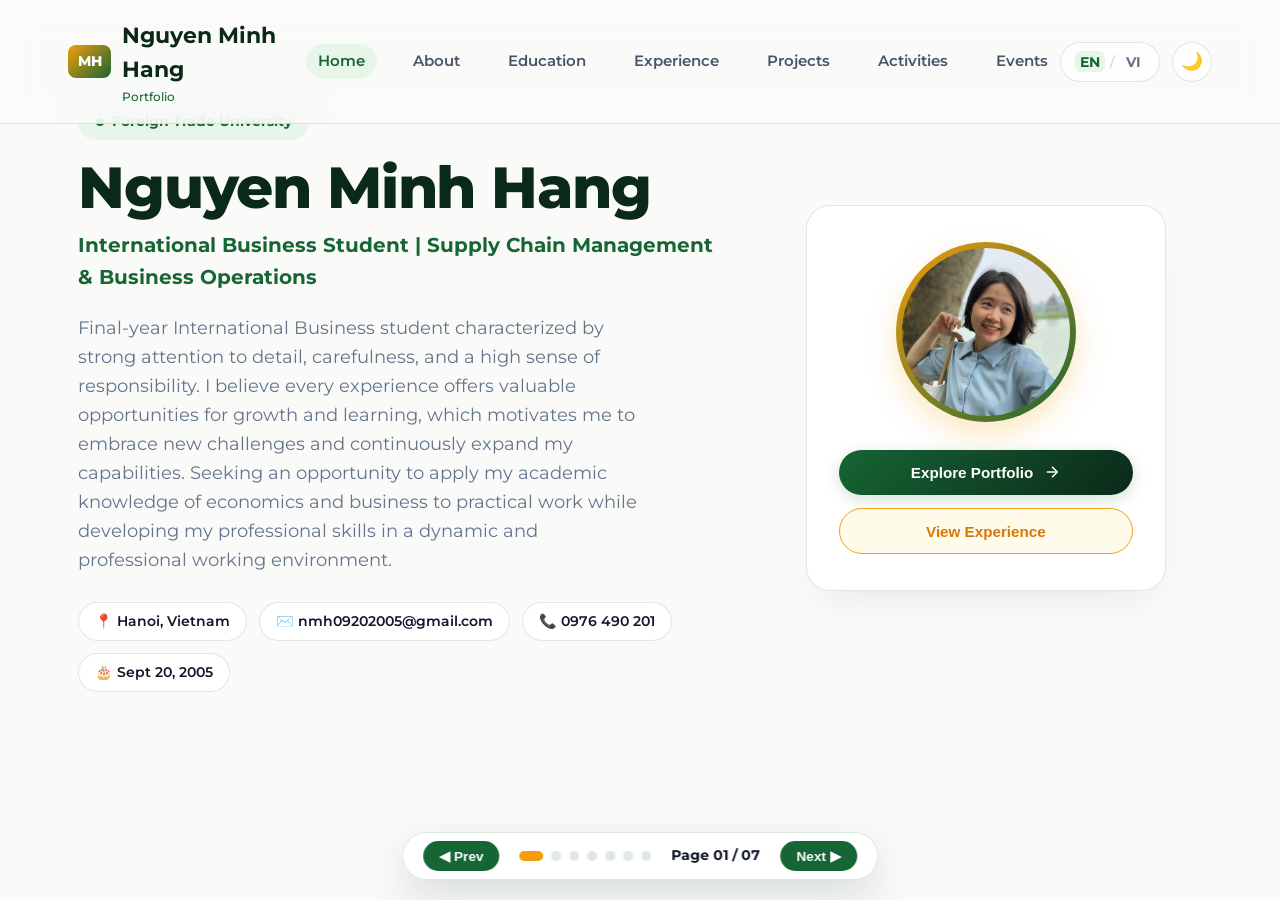
<file: index.html>
<!DOCTYPE html>
<html lang="en" data-theme="light">
<head>
    <meta charset="UTF-8">
    <meta name="viewport" content="width=device-width, initial-scale=1.0">
    <title>Nguyen Minh Hang | Professional Portfolio - International Business & Supply Chain Management</title>
    <meta name="description" content="Professional Portfolio of Nguyen Minh Hang - Final-year International Business student at Foreign Trade University with interest in Supply Chain Management and Business Operations.">
    <!-- Google Fonts -->
    <link rel="preconnect" href="https://fonts.googleapis.com">
    <link rel="preconnect" href="https://fonts.gstatic.com" crossorigin>
    <link href="https://fonts.googleapis.com/css2?family=Montserrat:ital,wght@0,300;0,400;0,500;0,600;0,700;0,800;1,400&display=swap" rel="stylesheet">
    <!-- Main CSS -->
    <link rel="stylesheet" href="style.css">
</head>
<body>

    <!-- Background Grid & Glow Overlay -->
    <div class="bg-glow-overlay"></div>

    <!-- Header Navigation -->
    <header class="navbar" id="navbar">
        <div class="nav-container">
            <a href="#" class="nav-logo" onclick="goToSlide(0); return false;">
                <span class="logo-badge">MH</span>
                <span class="logo-text" data-i18n="nav_logo">Nguyen Minh Hang <small>Portfolio</small></span>
            </a>
            <nav class="nav-links" id="nav-links">
                <a href="#" class="nav-link active" onclick="goToSlide(0); return false;" data-i18n="nav_home">Home</a>
                <a href="#" class="nav-link" onclick="goToSlide(1); return false;" data-i18n="nav_about">About</a>
                <a href="#" class="nav-link" onclick="goToSlide(2); return false;" data-i18n="nav_edu">Education</a>
                <a href="#" class="nav-link" onclick="goToSlide(3); return false;" data-i18n="nav_exp">Experience</a>
                <a href="#" class="nav-link" onclick="goToSlide(4); return false;" data-i18n="nav_proj">Projects</a>
                <a href="#" class="nav-link" onclick="goToSlide(5); return false;" data-i18n="nav_act">Activities</a>
                <a href="#" class="nav-link" onclick="goToSlide(6); return false;" data-i18n="nav_events">Events</a>
            </nav>
            <div class="nav-actions">
                <button id="lang-toggle" class="lang-toggle-btn" aria-label="Toggle Language" title="Switch Language (EN / VI)">
                    <span class="lang-opt active" data-lang="en">EN</span>
                    <span class="lang-sep">/</span>
                    <span class="lang-opt" data-lang="vi">VI</span>
                </button>
                <button id="theme-toggle" class="icon-btn" aria-label="Toggle Theme">
                    <span class="sun-icon">☀️</span>
                    <span class="moon-icon">🌙</span>
                </button>
            </div>
        </div>
    </header>

    <!-- MAIN FULLPAGE SLIDER WRAPPER -->
    <main class="slider-viewport" id="slider-viewport">
        <div class="slides-wrapper" id="slides-wrapper">

            <!-- SLIDE 1: HERO / EXECUTIVE OVERVIEW -->
            <section class="slide-page active" data-index="0">
                <div class="container slide-container">
                    <div class="hero-grid">
                        <div class="hero-text-content">
                            <div class="badge hero-badge">
                                <span class="badge-dot"></span> <span data-i18n="hero_badge">Foreign Trade University</span>
                            </div>
                            
                            <h1 class="hero-title" data-i18n="hero_title">
                                Nguyen Minh Hang
                            </h1>
                            
                            <p class="hero-role-subtitle" data-i18n="hero_subtitle">
                                International Business Student | Supply Chain Management & Business Operations
                            </p>

                            <p class="hero-desc" data-i18n="hero_desc">
                                Final-year International Business student characterized by strong attention to detail, carefulness, and a high sense of responsibility. I believe every experience offers valuable opportunities for growth and learning, which motivates me to embrace new challenges and continuously expand my capabilities. Seeking an opportunity to apply my academic knowledge of economics and business to practical work while developing my professional skills in a dynamic and professional working environment.
                            </p>

                            <!-- Quick Contact Pills -->
                            <div class="quick-contact-pills">
                                <span class="contact-pill" data-i18n="pill_location">📍 Hanoi, Vietnam</span>
                                <a href="mailto:nmh09202005@gmail.com" class="contact-pill pill-link">✉️ nmh09202005@gmail.com</a>
                                <a href="tel:0976490201" class="contact-pill pill-link">📞 0976 490 201</a>
                                <span class="contact-pill" data-i18n="pill_dob">🎂 Sept 20, 2005</span>
                            </div>
                        </div>

                        <!-- Profile Avatar Card with 2 CTA Buttons below Avatar -->
                        <div class="hero-avatar-wrapper">
                            <div class="glass-card profile-card">
                                <div class="avatar-ring">
                                    <img id="user-avatar-img" src="./Avatar.jpg" alt="Nguyen Minh Hang Avatar" class="avatar-img">
                                </div>
                                <div class="avatar-cta-group">
                                    <button class="btn btn-primary" onclick="nextSlide()">
                                        <span data-i18n="btn_explore">Explore Portfolio</span>
                                        <svg viewBox="0 0 24 24" fill="none" stroke="currentColor" stroke-width="2"><line x1="5" y1="12" x2="19" y2="12"></line><polyline points="12 5 19 12 12 19"></polyline></svg>
                                    </button>
                                    <button class="btn btn-secondary" onclick="goToSlide(3)">
                                        <span data-i18n="btn_view_exp">View Experience</span>
                                    </button>
                                </div>
                            </div>
                        </div>
                    </div>
                </div>
            </section>

            <!-- SLIDE 2: ABOUT ME & CORE COMPETENCIES -->
            <section class="slide-page" data-index="1">
                <div class="container slide-container">
                    <div class="section-header center">
                        <span class="section-kicker" data-i18n="s2_kicker">PROFILE OVERVIEW</span>
                        <h2 class="section-heading" data-i18n="s2_heading">About Me & Core Competencies</h2>
                        <p class="section-subtitle" data-i18n="s2_subtitle">Driven by strategic thinking, data-backed insights, and operational execution</p>
                    </div>

                    <div class="about-grid">
                        <div class="glass-card about-statement-card">
                            <h3 class="card-heading-md" data-i18n="s2_card_title">Professional Summary</h3>
                            <p class="statement-body" data-i18n="s2_p1">
                                Final-year International Business student at Foreign Trade University with academic knowledge of international business operations, supply chain management, and international trade. 
                            </p>
                            <p class="statement-body" data-i18n="s2_p2">
                                Experienced in community development, relationship building, and cross-cultural communication, with a track record of managing community channels and coordinating activities. Brings a strong interest in Supply Chain Management, Business Operations, business strategy, data-driven problem-solving, and technology-driven business growth, alongside an adaptable mindset and a proactive approach to learning in dynamic, multicultural environments.
                            </p>
                        </div>

                        <div class="skills-competency-grid">
                            <div class="glass-card skill-card">
                                <div class="skill-icon">🎯</div>
                                <h4 data-i18n="s2_sk1_title">Product & Operations</h4>
                                <p data-i18n="s2_sk1_desc">Market positioning, pricing strategy, consumer differentiation & workflow optimization.</p>
                            </div>

                            <div class="glass-card skill-card">
                                <div class="skill-icon">📊</div>
                                <h4 data-i18n="s2_sk2_title">Data & Analytics</h4>
                                <p data-i18n="s2_sk2_desc">Excel (data cleaning, PivotTables, lookup functions, data analysis) & Power BI visualization.</p>
                            </div>

                            <div class="glass-card skill-card">
                                <div class="skill-icon">👥</div>
                                <h4 data-i18n="s2_sk3_title">Leadership & Team Coordination</h4>
                                <p data-i18n="s2_sk3_desc">Task delegation, volunteer onboarding curriculum design, team leadership & class execution.</p>
                            </div>

                            <div class="glass-card skill-card">
                                <div class="skill-icon">🌐</div>
                                <h4 data-i18n="s2_sk4_title">Cross-Cultural Communication</h4>
                                <p data-i18n="s2_sk4_desc">Multicultural relationship building, event facilitation, presentation & community engagement.</p>
                            </div>
                        </div>
                    </div>
                </div>
            </section>

            <!-- SLIDE 3: EDUCATION & RELEVANT COURSEWORK -->
            <section class="slide-page" data-index="2">
                <div class="container slide-container">
                    <div class="section-header center">
                        <span class="section-kicker" data-i18n="s3_kicker">ACADEMIC BACKGROUND</span>
                        <h2 class="section-heading" data-i18n="s3_heading">Education & Relevant Coursework</h2>
                    </div>

                    <div class="education-featured-box">
                        <div class="glass-card edu-main-card">
                            <div class="edu-card-header">
                                <!-- LOCAL FTU LOGO FROM FOLDER -->
                                <div class="edu-logo-badge ftu-logo-container" title="Foreign Trade University">
                                    <img src="./logo ftu.jpg" alt="Foreign Trade University Logo" class="ftu-logo-img">
                                </div>
                                <div>
                                    <span class="edu-period" data-i18n="s3_period">Sep 2023 - Apr 2027 (Expected)</span>
                                    <h3 class="edu-university" data-i18n="s3_uni">Foreign Trade University</h3>
                                    <p class="edu-degree-title" data-i18n="s3_degree">Bachelor of International Business</p>
                                </div>
                                <div class="gpa-pill-lg">
                                    <span data-i18n="s3_gpa">GPA: <strong>3.38 / 4.0</strong></span>
                                </div>
                            </div>

                            <div class="coursework-divider"></div>

                            <h4 class="coursework-heading" data-i18n="s3_cw_heading">Relevant Coursework</h4>
                            <div class="coursework-tags-grid">
                                <div class="course-chip">
                                    <span class="chip-icon">🏢</span>
                                    <div>
                                        <strong data-i18n="s3_c1_title">International Business Operations</strong>
                                        <small data-i18n="s3_c1_desc">Global business operations & strategy execution</small>
                                    </div>
                                </div>
                                <div class="course-chip">
                                    <span class="chip-icon">🚚</span>
                                    <div>
                                        <strong data-i18n="s3_c2_title">Supply Chain Management</strong>
                                        <small data-i18n="s3_c2_desc">Logistics, procurement & supply chain optimization</small>
                                    </div>
                                </div>
                                <div class="course-chip">
                                    <span class="chip-icon">🤝</span>
                                    <div>
                                        <strong data-i18n="s3_c3_title">International Trade Transactions</strong>
                                        <small data-i18n="s3_c3_desc">Trade contracts, export-import operations & documentation</small>
                                    </div>
                                </div>
                                <div class="course-chip">
                                    <span class="chip-icon">📜</span>
                                    <div>
                                        <strong data-i18n="s3_c4_title">International Trade Policy</strong>
                                        <small data-i18n="s3_c4_desc">Trade agreements, tariff structures & regulatory policies</small>
                                    </div>
                                </div>
                            </div>
                        </div>
                    </div>
                </div>
            </section>

            <!-- SLIDE 4: PROFESSIONAL EXPERIENCE -->
            <section class="slide-page" data-index="3">
                <div class="container slide-container">
                    <div class="section-header center">
                        <span class="section-kicker" data-i18n="s4_kicker">CAREER HISTORY</span>
                        <h2 class="section-heading" data-i18n="s4_heading">Professional Experience</h2>
                    </div>

                    <div class="experience-full-wrapper">
                        <div class="glass-card exp-card-featured">
                            <div class="exp-card-header">
                                <div>
                                    <span class="exp-company" data-i18n="s4_company">HELINK INTERNATIONAL COOPERATE CO., LTD</span>
                                    <h3 class="exp-role" data-i18n="s4_role">Community Development Specialist</h3>
                                </div>
                                <span class="exp-date-badge" data-i18n="s4_date">Nov 2025 - Present</span>
                            </div>

                            <div class="exp-impact-metrics">
                                <div class="metric-box">
                                    <span class="metric-number">150+</span>
                                    <span class="metric-label" data-i18n="s4_m1">International Members Connected</span>
                                </div>
                                <div class="metric-box">
                                    <span class="metric-number">800+</span>
                                    <span class="metric-label" data-i18n="s4_m2">Meetup Community Reach</span>
                                </div>
                                <div class="metric-box">
                                    <span class="metric-number">3+</span>
                                    <span class="metric-label" data-i18n="s4_m3">Weekly Activities Coordinated</span>
                                </div>
                                <div class="metric-box">
                                    <span class="metric-number">30 - 40</span>
                                    <span class="metric-label" data-i18n="s4_m4">Active Participants / Event</span>
                                </div>
                            </div>

                            <ul class="exp-bullet-list">
                                <li data-i18n="s4_b1">Connected with <strong>150+ international community members</strong> through Meetup and other community channels to expand HNE’s network and support participation in language and cultural exchange activities.</li>
                                <li data-i18n="s4_b2">Managed an <strong>800+ member international community</strong> on Meetup and coordinated <strong>3+ activities/week</strong>, maintaining 30 - 40 active participants per activity to drive continuous engagement.</li>
                            </ul>
                        </div>
                    </div>
                </div>
            </section>

            <!-- SLIDE 5: LEADERSHIP & STRATEGIC PROJECTS -->
            <section class="slide-page" data-index="4">
                <div class="container slide-container">
                    <div class="section-header center">
                        <span class="section-kicker" data-i18n="s5_kicker">INITIATIVES & STRATEGY</span>
                        <h2 class="section-heading" data-i18n="s5_heading">Leadership & Projects</h2>
                    </div>

                    <div class="projects-two-column">
                        <!-- Project 1 -->
                        <div class="glass-card proj-card">
                            <div class="proj-badge" data-i18n="s5_p1_badge">Leadership & Training</div>
                            <h3 class="proj-title" data-i18n="s5_p1_title">HANOI EXPLORING</h3>
                            <p class="proj-subtitle" data-i18n="s5_p1_sub">Head of Academic Team (Apr 2026 - Present)</p>
                            <ul class="proj-list">
                                <li data-i18n="s5_p1_b1">Led a team of <strong>7–10 members</strong>, assigning responsibilities and providing guidance to ensure effective execution of community classes.</li>
                                <li data-i18n="s5_p1_b2">Designed and delivered a <strong>one-month onboarding and training program</strong> for new volunteers, enabling them to independently deliver Vietnamese lessons with solid teaching and classroom management skills and develop lesson plans tailored to learners' needs.</li>
                            </ul>
                        </div>

                        <!-- Project 2 -->
                        <div class="glass-card proj-card">
                            <div class="proj-badge badge-alt" data-i18n="s5_p2_badge">Product Strategy & Research</div>
                            <h3 class="proj-title" data-i18n="s5_p2_title">PROJECT SOFTIE LAUNDRY DETERGENT</h3>
                            <p class="proj-subtitle" data-i18n="s5_p2_sub">Aug 2025 - Nov 2025</p>
                            <ul class="proj-list">
                                <li data-i18n="s5_p2_b1">Conducted competitor and pricing analysis across relevant laundry detergent products to assess market positioning and consumer-oriented product differentiation.</li>
                                <li data-i18n="s5_p2_b2">Compared product features, pricing, and competitor positioning to identify potential market opportunities.</li>
                            </ul>
                        </div>
                    </div>
                </div>
            </section>

            <!-- SLIDE 6: COMMUNITY IMPACT & EXTRA-CURRICULAR -->
            <section class="slide-page" data-index="5">
                <div class="container slide-container">
                    <div class="section-header center">
                        <span class="section-kicker" data-i18n="s6_kicker">SOCIAL RESPONSIBILITY</span>
                        <h2 class="section-title-lg" data-i18n="s6_heading">Extra-Curricular & Community Impact</h2>
                    </div>

                    <div class="activities-flex-grid">
                        <div class="glass-card act-glass-box">
                            <div class="act-icon-header">❤️</div>
                            <span class="act-year">2023 – 2025</span>
                            <h3 class="act-org-name" data-i18n="s6_a1_name">Community Volunteer Campaign</h3>
                            <p class="act-org-role" data-i18n="s6_a1_role">Volunteer & Logistics Coordinator</p>
                            <p class="act-org-desc" data-i18n="s6_a1_desc">
                                Supported fundraising activities and managed end-to-end logistics operations for charitable relief programs in remote, underprivileged mountain regions.
                            </p>
                        </div>

                        <div class="glass-card act-glass-box">
                            <div class="act-icon-header">📚</div>
                            <span class="act-year">2022 – 2023</span>
                            <h3 class="act-org-name" data-i18n="s6_a2_name">Book & Action Club</h3>
                            <p class="act-org-role" data-i18n="s6_a2_role">Head of Content & Logistics (Viet Yen No.1 High School)</p>
                            <ul class="act-org-bullets">
                                <li data-i18n="s6_a2_b1">Created, curated, and approved official media and communication content on the club's official Fanpage.</li>
                                <li data-i18n="s6_a2_b2">Planned, assigned tasks, and supervised member execution for large-scale book reading cultural events.</li>
                            </ul>
                        </div>
                    </div>
                </div>
            </section>

            <!-- SLIDE 7: FEATURED CULTURAL EVENTS & WORKSHOPS GALLERY -->
            <section class="slide-page" data-index="6">
                <div class="container slide-container">
                    <div class="section-header center">
                        <span class="section-kicker" data-i18n="s7_kicker">EVENT GALLERY</span>
                        <h2 class="section-heading" data-i18n="s7_heading">Featured Cultural Events & Workshops</h2>
                        <p class="section-subtitle" data-i18n="s7_subtitle">Hands-on workshops, cooking classes, and language exchanges organized for international guests</p>
                    </div>

                    <div class="gallery-grid">

                        <!-- Event 1: Bamboo Soul -->
                        <div class="glass-card gallery-item-card">
                            <div class="gallery-img-container">
                                <img src="./WS Làm quạt nan.jpg" alt="The Bamboo Soul Workshop" class="gallery-img">
                            </div>
                            <div class="gallery-card-content">
                                <span class="gallery-tag" data-i18n="s7_e1_tag">Cultural Workshop</span>
                                <h3 class="gallery-card-title" data-i18n="s7_e1_title">Workshop "The Bamboo Soul"</h3>
                                <p class="gallery-card-desc" data-i18n="s7_e1_desc">Interactive craft workshop guiding international guests in making traditional Vietnamese bamboo fans.</p>
                            </div>
                        </div>

                        <!-- Event 2: Chè Khoai Dẻo 1 -->
                        <div class="glass-card gallery-item-card">
                            <div class="gallery-img-container">
                                <img src="./WS Chè Khoai Dẻo.jpg" alt="The Chè Khoai Dẻo Workshop" class="gallery-img">
                            </div>
                            <div class="gallery-card-content">
                                <span class="gallery-tag" data-i18n="s7_e2_tag">Vietnamese Culinary</span>
                                <h3 class="gallery-card-title" data-i18n="s7_e2_title">Workshop "The Chè Khoai Dẻo"</h3>
                                <p class="gallery-card-desc" data-i18n="s7_e2_desc">Culinary exploration of Vietnamese sweet soup culture with hands-on cooking demonstration.</p>
                            </div>
                        </div>

                        <!-- Event 3: Chè Khoai Dẻo 2 -->
                        <div class="glass-card gallery-item-card">
                            <div class="gallery-img-container">
                                <img src="./Workshop Chè Khoai Dẻo.jpg" alt="Dessert Tasting Experience" class="gallery-img">
                            </div>
                            <div class="gallery-card-content">
                                <span class="gallery-tag" data-i18n="s7_e3_tag">Cultural Exchange</span>
                                <h3 class="gallery-card-title" data-i18n="s7_e3_title">Vietnamese Dessert Masterclass</h3>
                                <p class="gallery-card-desc" data-i18n="s7_e3_desc">Vibrant cultural gathering bringing foreigners together to taste and craft authentic Vietnamese recipes.</p>
                            </div>
                        </div>

                        <!-- Event 4: Movie Night -->
                        <div class="glass-card gallery-item-card">
                            <div class="gallery-img-container">
                                <img src="./Movie night.jpg" alt="The Movie Night Ma Da" class="gallery-img">
                            </div>
                            <div class="gallery-card-content">
                                <span class="gallery-tag" data-i18n="s7_e4_tag">Film & Folklore</span>
                                <h3 class="gallery-card-title" data-i18n="s7_e4_title">The Movie Night: "Ma Da"</h3>
                                <p class="gallery-card-desc" data-i18n="s7_e4_desc">Film screening and discussion on Vietnamese folklore, river mythology, and spiritual heritage.</p>
                            </div>
                        </div>

                        <!-- Event 5: Nem Rán Cooking Class -->
                        <div class="glass-card gallery-item-card">
                            <div class="gallery-img-container">
                                <img src="./Nem rán Cooking class.png" alt="Nem Rán Cooking Class" class="gallery-img">
                            </div>
                            <div class="gallery-card-content">
                                <span class="gallery-tag" data-i18n="s7_e5_tag">Cooking Class</span>
                                <h3 class="gallery-card-title" data-i18n="s7_e5_title">Nem Rán Cooking Masterclass</h3>
                                <p class="gallery-card-desc" data-i18n="s7_e5_desc">Hands-on culinary class teaching international visitors how to wrap and fry authentic Vietnamese spring rolls.</p>
                            </div>
                        </div>

                        <!-- Event 6: Vietnamese Class -->
                        <div class="glass-card gallery-item-card">
                            <div class="gallery-img-container">
                                <img src="./Lớp Học Tiếng Việt.png" alt="Community Vietnamese Class" class="gallery-img">
                            </div>
                            <div class="gallery-card-content">
                                <span class="gallery-tag" data-i18n="s7_e6_tag">Language & Education</span>
                                <h3 class="gallery-card-title" data-i18n="s7_e6_title">Community Vietnamese Classes</h3>
                                <p class="gallery-card-desc" data-i18n="s7_e6_desc">Engaging conversational Vietnamese language classes delivered for expat community members at HNE.</p>
                                <div class="gallery-link-buttons">
                                    <a href="https://www.facebook.com/reel/1944342616205682" target="_blank" rel="noopener" class="reel-link-btn">🎬 Facebook Reel 1</a>
                                    <a href="https://www.facebook.com/reel/1455198216223341" target="_blank" rel="noopener" class="reel-link-btn">🎬 Facebook Reel 2</a>
                                </div>
                            </div>
                        </div>

                    </div>
                </div>
            </section>

        </div>
    </main>

    <!-- FLOATING SLIDE NAVIGATION & PROGRESS BAR -->
    <div class="slider-controls-bar">
        <button class="nav-control-btn" id="prev-slide-btn" onclick="prevSlide()" title="Previous Page (Left Arrow)" data-i18n="btn_prev">
            ◀ Prev
        </button>

        <div class="slide-dots-container" id="slide-dots">
            <!-- Dots generated dynamically in JS -->
        </div>

        <span class="slide-counter-badge" id="slide-counter">
            Page 01 / 07
        </span>

        <button class="nav-control-btn" id="next-slide-btn" onclick="nextSlide()" title="Next Page (Right Arrow)" data-i18n="btn_next">
            Next ▶
        </button>
    </div>

    <!-- Script -->
    <script src="script.js"></script>
</body>
</html>
</file>
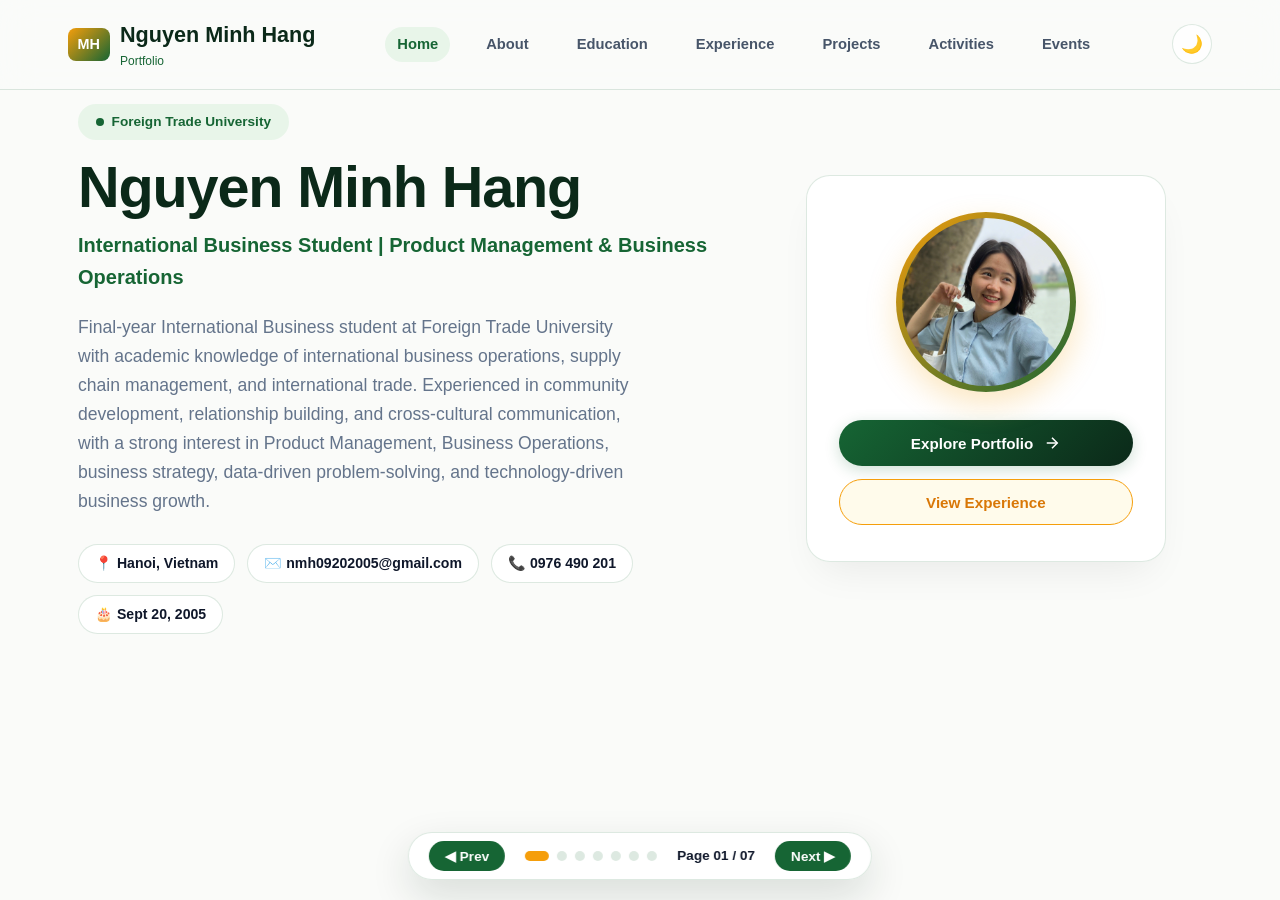
<file: Portfolio.html>
<!DOCTYPE html>
<html lang="en" data-theme="light">
<head>
    <meta charset="UTF-8">
    <meta name="viewport" content="width=device-width, initial-scale=1.0">
    <title>Nguyen Minh Hang | Professional Portfolio - International Business & Product Management</title>
    <meta name="description" content="Professional Portfolio of Nguyen Minh Hang - Final-year International Business student at Foreign Trade University with interest in Product Management and Business Operations.">
    <!-- Google Fonts -->
    <link rel="preconnect" href="https://fonts.googleapis.com">
    <link rel="preconnect" href="https://fonts.gstatic.com" crossorigin>
    <link href="https://fonts.googleapis.com/css2?family=Plus+Jakarta+Sans:ital,wght@0,300;0,400;0,500;0,600;0,700;0,800;1,400&family=Outfit:wght@500;600;700;800&display=swap" rel="stylesheet">
    <!-- Main CSS -->
    <link rel="stylesheet" href="style.css">
</head>
<body>

    <!-- Background Grid & Glow Overlay -->
    <div class="bg-glow-overlay"></div>

    <!-- Header Navigation -->
    <header class="navbar" id="navbar">
        <div class="nav-container">
            <a href="#" class="nav-logo" onclick="goToSlide(0); return false;">
                <span class="logo-badge">MH</span>
                <span class="logo-text">Nguyen Minh Hang <small>Portfolio</small></span>
            </a>
            <nav class="nav-links" id="nav-links">
                <a href="#" class="nav-link active" onclick="goToSlide(0); return false;">Home</a>
                <a href="#" class="nav-link" onclick="goToSlide(1); return false;">About</a>
                <a href="#" class="nav-link" onclick="goToSlide(2); return false;">Education</a>
                <a href="#" class="nav-link" onclick="goToSlide(3); return false;">Experience</a>
                <a href="#" class="nav-link" onclick="goToSlide(4); return false;">Projects</a>
                <a href="#" class="nav-link" onclick="goToSlide(5); return false;">Activities</a>
                <a href="#" class="nav-link" onclick="goToSlide(6); return false;">Events</a>
            </nav>
            <div class="nav-actions">
                <button id="theme-toggle" class="icon-btn" aria-label="Toggle Theme">
                    <span class="sun-icon">☀️</span>
                    <span class="moon-icon">🌙</span>
                </button>
            </div>
        </div>
    </header>

    <!-- MAIN FULLPAGE SLIDER WRAPPER -->
    <main class="slider-viewport" id="slider-viewport">
        <div class="slides-wrapper" id="slides-wrapper">

            <!-- SLIDE 1: HERO / EXECUTIVE OVERVIEW -->
            <section class="slide-page active" data-index="0">
                <div class="container slide-container">
                    <div class="hero-grid">
                        <div class="hero-text-content">
                            <div class="badge hero-badge">
                                <span class="badge-dot"></span> Foreign Trade University
                            </div>
                            
                            <h1 class="hero-title">
                                Nguyen Minh Hang
                            </h1>
                            
                            <p class="hero-role-subtitle">
                                International Business Student | Product Management & Business Operations
                            </p>

                            <p class="hero-desc">
                                Final-year International Business student at Foreign Trade University with academic knowledge of international business operations, supply chain management, and international trade. Experienced in community development, relationship building, and cross-cultural communication, with a strong interest in Product Management, Business Operations, business strategy, data-driven problem-solving, and technology-driven business growth.
                            </p>

                            <!-- Quick Contact Pills -->
                            <div class="quick-contact-pills">
                                <span class="contact-pill">📍 Hanoi, Vietnam</span>
                                <a href="mailto:nmh09202005@gmail.com" class="contact-pill pill-link">✉️ nmh09202005@gmail.com</a>
                                <a href="tel:0976490201" class="contact-pill pill-link">📞 0976 490 201</a>
                                <span class="contact-pill">🎂 Sept 20, 2005</span>
                            </div>
                        </div>

                        <!-- Profile Avatar Card with 2 CTA Buttons below Avatar -->
                        <div class="hero-avatar-wrapper">
                            <div class="glass-card profile-card">
                                <div class="avatar-ring">
                                    <img id="user-avatar-img" src="./Avatar.jpg" alt="Nguyen Minh Hang Avatar" class="avatar-img">
                                </div>
                                <div class="avatar-cta-group">
                                    <button class="btn btn-primary" onclick="nextSlide()">
                                        <span>Explore Portfolio</span>
                                        <svg viewBox="0 0 24 24" fill="none" stroke="currentColor" stroke-width="2"><line x1="5" y1="12" x2="19" y2="12"></line><polyline points="12 5 19 12 12 19"></polyline></svg>
                                    </button>
                                    <button class="btn btn-secondary" onclick="goToSlide(3)">
                                        <span>View Experience</span>
                                    </button>
                                </div>
                            </div>
                        </div>
                    </div>
                </div>
            </section>

            <!-- SLIDE 2: ABOUT ME & CORE COMPETENCIES -->
            <section class="slide-page" data-index="1">
                <div class="container slide-container">
                    <div class="section-header center">
                        <span class="section-kicker">PROFILE OVERVIEW</span>
                        <h2 class="section-heading">About Me & Core Competencies</h2>
                        <p class="section-subtitle">Driven by strategic thinking, data-backed insights, and operational execution</p>
                    </div>

                    <div class="about-grid">
                        <div class="glass-card about-statement-card">
                            <h3 class="card-heading-md">Professional Summary</h3>
                            <p class="statement-body">
                                Final-year International Business student at Foreign Trade University with academic knowledge of international business operations, supply chain management, and international trade. 
                            </p>
                            <p class="statement-body">
                                Experienced in community development, relationship building, and cross-cultural communication, with a track record of managing community channels and coordinating activities. Brings a strong interest in Product Management, Business Operations, business strategy, data-driven problem-solving, and technology-driven business growth, alongside an adaptable mindset and a proactive approach to learning in dynamic, multicultural environments.
                            </p>
                        </div>

                        <div class="skills-competency-grid">
                            <div class="glass-card skill-card">
                                <div class="skill-icon">🎯</div>
                                <h4>Product & Operations</h4>
                                <p>Market positioning, pricing strategy, consumer differentiation & workflow optimization.</p>
                            </div>

                            <div class="glass-card skill-card">
                                <div class="skill-icon">📊</div>
                                <h4>Data & Analytics</h4>
                                <p>Excel (data cleaning, PivotTables, lookup functions, data analysis) & Power BI visualization.</p>
                            </div>

                            <div class="glass-card skill-card">
                                <div class="skill-icon">👥</div>
                                <h4>Leadership & Team Coordination</h4>
                                <p>Task delegation, volunteer onboarding curriculum design, team leadership & class execution.</p>
                            </div>

                            <div class="glass-card skill-card">
                                <div class="skill-icon">🌐</div>
                                <h4>Cross-Cultural Communication</h4>
                                <p>Multicultural relationship building, event facilitation, presentation & community engagement.</p>
                            </div>
                        </div>
                    </div>
                </div>
            </section>

            <!-- SLIDE 3: EDUCATION & RELEVANT COURSEWORK -->
            <section class="slide-page" data-index="2">
                <div class="container slide-container">
                    <div class="section-header center">
                        <span class="section-kicker">ACADEMIC BACKGROUND</span>
                        <h2 class="section-heading">Education & Relevant Coursework</h2>
                    </div>

                    <div class="education-featured-box">
                        <div class="glass-card edu-main-card">
                            <div class="edu-card-header">
                                <!-- LOCAL FTU LOGO FROM FOLDER -->
                                <div class="edu-logo-badge ftu-logo-container" title="Foreign Trade University">
                                    <img src="./logo ftu.jpg" alt="Foreign Trade University Logo" class="ftu-logo-img">
                                </div>
                                <div>
                                    <span class="edu-period">Sep 2023 - Apr 2027 (Expected)</span>
                                    <h3 class="edu-university">Foreign Trade University</h3>
                                    <p class="edu-degree-title">Bachelor of International Business</p>
                                </div>
                                <div class="gpa-pill-lg">
                                    <span>GPA: <strong>3.38 / 4.0</strong></span>
                                </div>
                            </div>

                            <div class="coursework-divider"></div>

                            <h4 class="coursework-heading">Relevant Coursework</h4>
                            <div class="coursework-tags-grid">
                                <div class="course-chip">
                                    <span class="chip-icon">🏢</span>
                                    <div>
                                        <strong>International Business Operations</strong>
                                        <small>Global business operations & strategy execution</small>
                                    </div>
                                </div>
                                <div class="course-chip">
                                    <span class="chip-icon">🚚</span>
                                    <div>
                                        <strong>Supply Chain Management</strong>
                                        <small>Logistics, procurement & supply chain optimization</small>
                                    </div>
                                </div>
                                <div class="course-chip">
                                    <span class="chip-icon">🤝</span>
                                    <div>
                                        <strong>International Trade Transactions</strong>
                                        <small>Trade contracts, export-import operations & documentation</small>
                                    </div>
                                </div>
                                <div class="course-chip">
                                    <span class="chip-icon">📜</span>
                                    <div>
                                        <strong>International Trade Policy</strong>
                                        <small>Trade agreements, tariff structures & regulatory policies</small>
                                    </div>
                                </div>
                            </div>
                        </div>
                    </div>
                </div>
            </section>

            <!-- SLIDE 4: PROFESSIONAL EXPERIENCE -->
            <section class="slide-page" data-index="3">
                <div class="container slide-container">
                    <div class="section-header center">
                        <span class="section-kicker">CAREER HISTORY</span>
                        <h2 class="section-heading">Professional Experience</h2>
                    </div>

                    <div class="experience-full-wrapper">
                        <div class="glass-card exp-card-featured">
                            <div class="exp-card-header">
                                <div>
                                    <span class="exp-company">HELINK INTERNATIONAL COOPERATE CO., LTD</span>
                                    <h3 class="exp-role">Community Development Specialist</h3>
                                </div>
                                <span class="exp-date-badge">Nov 2025 - Present</span>
                            </div>

                            <div class="exp-impact-metrics">
                                <div class="metric-box">
                                    <span class="metric-number">150+</span>
                                    <span class="metric-label">International Members Connected</span>
                                </div>
                                <div class="metric-box">
                                    <span class="metric-number">800+</span>
                                    <span class="metric-label">Meetup Community Reach</span>
                                </div>
                                <div class="metric-box">
                                    <span class="metric-number">3+</span>
                                    <span class="metric-label">Weekly Activities Coordinated</span>
                                </div>
                                <div class="metric-box">
                                    <span class="metric-number">30 - 40</span>
                                    <span class="metric-label">Active Participants / Event</span>
                                </div>
                            </div>

                            <ul class="exp-bullet-list">
                                <li>Connected with <strong>150+ international community members</strong> through Meetup and other community channels to expand HNE’s network and support participation in language and cultural exchange activities.</li>
                                <li>Managed an <strong>800+ member international community</strong> on Meetup and coordinated <strong>3+ activities/week</strong>, maintaining 30 - 40 active participants per activity to drive continuous engagement.</li>
                            </ul>
                        </div>
                    </div>
                </div>
            </section>

            <!-- SLIDE 5: LEADERSHIP & STRATEGIC PROJECTS -->
            <section class="slide-page" data-index="4">
                <div class="container slide-container">
                    <div class="section-header center">
                        <span class="section-kicker">INITIATIVES & STRATEGY</span>
                        <h2 class="section-heading">Leadership & Projects</h2>
                    </div>

                    <div class="projects-two-column">
                        <!-- Project 1 -->
                        <div class="glass-card proj-card">
                            <div class="proj-badge">Leadership & Training</div>
                            <h3 class="proj-title">HANOI EXPLORING</h3>
                            <p class="proj-subtitle">Head of Academic Team (Apr 2026 - Present)</p>
                            <ul class="proj-list">
                                <li>Led a team of <strong>7–10 members</strong>, assigning responsibilities and providing guidance to ensure effective execution of community classes.</li>
                                <li>Designed and delivered a <strong>one-month onboarding and training program</strong> for new volunteers, enabling them to independently deliver Vietnamese lessons with solid teaching and classroom management skills and develop lesson plans tailored to learners' needs.</li>
                            </ul>
                        </div>

                        <!-- Project 2 -->
                        <div class="glass-card proj-card">
                            <div class="proj-badge badge-alt">Product Strategy & Research</div>
                            <h3 class="proj-title">PROJECT SOFTIE LAUNDRY DETERGENT</h3>
                            <p class="proj-subtitle">Aug 2025 - Nov 2025</p>
                            <ul class="proj-list">
                                <li>Conducted competitor and pricing analysis across relevant laundry detergent products to assess market positioning and consumer-oriented product differentiation.</li>
                                <li>Compared product features, pricing, and competitor positioning to identify potential market opportunities.</li>
                            </ul>
                        </div>
                    </div>
                </div>
            </section>

            <!-- SLIDE 6: COMMUNITY IMPACT & EXTRA-CURRICULAR -->
            <section class="slide-page" data-index="5">
                <div class="container slide-container">
                    <div class="section-header center">
                        <span class="section-kicker">SOCIAL RESPONSIBILITY</span>
                        <h2 class="section-title-lg">Extra-Curricular & Community Impact</h2>
                    </div>

                    <div class="activities-flex-grid">
                        <div class="glass-card act-glass-box">
                            <div class="act-icon-header">❤️</div>
                            <span class="act-year">2023 – 2025</span>
                            <h3 class="act-org-name">Community Volunteer Campaign</h3>
                            <p class="act-org-role">Volunteer & Logistics Coordinator</p>
                            <p class="act-org-desc">
                                Supported fundraising activities and managed end-to-end logistics operations for charitable relief programs in remote, underprivileged mountain regions.
                            </p>
                        </div>

                        <div class="glass-card act-glass-box">
                            <div class="act-icon-header">📚</div>
                            <span class="act-year">2022 – 2023</span>
                            <h3 class="act-org-name">Book & Action Club</h3>
                            <p class="act-org-role">Head of Content & Logistics (Viet Yen No.1 High School)</p>
                            <ul class="act-org-bullets">
                                <li>Created, curated, and approved official media and communication content on the club's official Fanpage.</li>
                                <li>Planned, assigned tasks, and supervised member execution for large-scale book reading cultural events.</li>
                            </ul>
                        </div>
                    </div>
                </div>
            </section>

            <!-- SLIDE 7: FEATURED CULTURAL EVENTS & WORKSHOPS GALLERY -->
            <section class="slide-page" data-index="6">
                <div class="container slide-container">
                    <div class="section-header center">
                        <span class="section-kicker">EVENT GALLERY</span>
                        <h2 class="section-heading">Featured Cultural Events & Workshops</h2>
                        <p class="section-subtitle">Hands-on workshops, cooking classes, and language exchanges organized for international guests</p>
                    </div>

                    <div class="gallery-grid">

                        <!-- Event 1: Bamboo Soul -->
                        <div class="glass-card gallery-item-card">
                            <div class="gallery-img-container">
                                <img src="./WS Làm quạt nan.jpg" alt="The Bamboo Soul Workshop" class="gallery-img">
                            </div>
                            <div class="gallery-card-content">
                                <span class="gallery-tag">Cultural Workshop</span>
                                <h3 class="gallery-card-title">Workshop "The Bamboo Soul"</h3>
                                <p class="gallery-card-desc">Interactive craft workshop guiding international guests in making traditional Vietnamese bamboo fans.</p>
                            </div>
                        </div>

                        <!-- Event 2: Chè Khoai Dẻo 1 -->
                        <div class="glass-card gallery-item-card">
                            <div class="gallery-img-container">
                                <img src="./WS Chè Khoai Dẻo.jpg" alt="The Chè Khoai Dẻo Workshop" class="gallery-img">
                            </div>
                            <div class="gallery-card-content">
                                <span class="gallery-tag">Vietnamese Culinary</span>
                                <h3 class="gallery-card-title">Workshop "The Chè Khoai Dẻo"</h3>
                                <p class="gallery-card-desc">Culinary exploration of Vietnamese sweet soup culture with hands-on cooking demonstration.</p>
                            </div>
                        </div>

                        <!-- Event 3: Chè Khoai Dẻo 2 -->
                        <div class="glass-card gallery-item-card">
                            <div class="gallery-img-container">
                                <img src="./Workshop Chè Khoai Dẻo.jpg" alt="Dessert Tasting Experience" class="gallery-img">
                            </div>
                            <div class="gallery-card-content">
                                <span class="gallery-tag">Cultural Exchange</span>
                                <h3 class="gallery-card-title">Vietnamese Dessert Masterclass</h3>
                                <p class="gallery-card-desc">Vibrant cultural gathering bringing foreigners together to taste and craft authentic Vietnamese recipes.</p>
                            </div>
                        </div>

                        <!-- Event 4: Movie Night -->
                        <div class="glass-card gallery-item-card">
                            <div class="gallery-img-container">
                                <img src="./Movie night.jpg" alt="The Movie Night Ma Da" class="gallery-img">
                            </div>
                            <div class="gallery-card-content">
                                <span class="gallery-tag">Film & Folklore</span>
                                <h3 class="gallery-card-title">The Movie Night: "Ma Da"</h3>
                                <p class="gallery-card-desc">Film screening and discussion on Vietnamese folklore, river mythology, and spiritual heritage.</p>
                            </div>
                        </div>

                        <!-- Event 5: Nem Rán Cooking Class -->
                        <div class="glass-card gallery-item-card">
                            <div class="gallery-img-container">
                                <img src="./Nem rán Cooking class.png" alt="Nem Rán Cooking Class" class="gallery-img">
                            </div>
                            <div class="gallery-card-content">
                                <span class="gallery-tag">Cooking Class</span>
                                <h3 class="gallery-card-title">Nem Rán Cooking Masterclass</h3>
                                <p class="gallery-card-desc">Hands-on culinary class teaching international visitors how to wrap and fry authentic Vietnamese spring rolls.</p>
                            </div>
                        </div>

                        <!-- Event 6: Vietnamese Class -->
                        <div class="glass-card gallery-item-card">
                            <div class="gallery-img-container">
                                <img src="./Lớp Học Tiếng Việt.png" alt="Community Vietnamese Class" class="gallery-img">
                            </div>
                            <div class="gallery-card-content">
                                <span class="gallery-tag">Language & Education</span>
                                <h3 class="gallery-card-title">Community Vietnamese Classes</h3>
                                <p class="gallery-card-desc">Engaging conversational Vietnamese language classes delivered for expat community members at HNE.</p>
                                <div class="gallery-link-buttons">
                                    <a href="https://www.facebook.com/reel/1944342616205682" target="_blank" rel="noopener" class="reel-link-btn">🎬 Facebook Reel 1</a>
                                    <a href="https://www.facebook.com/reel/1455198216223341" target="_blank" rel="noopener" class="reel-link-btn">🎬 Facebook Reel 2</a>
                                </div>
                            </div>
                        </div>

                    </div>
                </div>
            </section>

        </div>
    </main>

    <!-- FLOATING SLIDE NAVIGATION & PROGRESS BAR -->
    <div class="slider-controls-bar">
        <button class="nav-control-btn" id="prev-slide-btn" onclick="prevSlide()" title="Previous Page (Left Arrow)">
            ◀ Prev
        </button>

        <div class="slide-dots-container" id="slide-dots">
            <!-- Dots generated dynamically in JS -->
        </div>

        <span class="slide-counter-badge" id="slide-counter">
            Page 01 / 07
        </span>

        <button class="nav-control-btn" id="next-slide-btn" onclick="nextSlide()" title="Next Page (Right Arrow)">
            Next ▶
        </button>
    </div>

    <!-- Script -->
    <script src="script.js"></script>
</body>
</html>
</file>
<file: style.css>
/* ==========================================================================
   Design System & Global Variables - Emerald & Gold Corporate Palette
   ========================================================================== */
:root {
    --font-heading: 'Montserrat', -apple-system, BlinkMacSystemFont, sans-serif;
    --font-body: 'Montserrat', -apple-system, BlinkMacSystemFont, sans-serif;

    /* Theme Palette - Light Mode */
    --bg-main: #FAFBF9;
    --bg-card: rgba(255, 255, 255, 0.9);
    --border-card: rgba(30, 107, 56, 0.15);

    --primary-emerald: #166534;
    --primary-deep: #0B2919;
    --emerald-light: #E8F5E9;
    --emerald-glow: rgba(22, 101, 52, 0.2);

    --sun-gold: #F59E0B;
    --sun-gold-dark: #D97706;
    --sun-gold-light: #FFFBEB;
    --sun-gold-glow: rgba(245, 158, 11, 0.25);

    --text-primary: #0F172A;
    --text-secondary: #475569;
    --text-muted: #64748B;

    --shadow-sm: 0 2px 8px rgba(0, 0, 0, 0.04);
    --shadow-md: 0 8px 24px rgba(11, 41, 25, 0.08);
    --shadow-lg: 0 16px 40px rgba(11, 41, 25, 0.14);

    --radius-sm: 8px;
    --radius-md: 16px;
    --radius-lg: 24px;
    --radius-full: 9999px;

    --transition-fast: all 0.25s ease;
    --transition-smooth: transform 0.8s cubic-bezier(0.65, 0, 0.35, 1), opacity 0.8s cubic-bezier(0.65, 0, 0.35, 1);
}

[data-theme="dark"] {
    --bg-main: #07120D;
    --bg-card: rgba(15, 36, 25, 0.85);
    --border-card: rgba(245, 158, 11, 0.2);

    --text-primary: #F8FAFC;
    --text-secondary: #CBD5E1;
    --text-muted: #94A3B8;

    --shadow-sm: 0 2px 8px rgba(0, 0, 0, 0.4);
    --shadow-md: 0 8px 24px rgba(0, 0, 0, 0.6);
    --shadow-lg: 0 16px 40px rgba(0, 0, 0, 0.8);
}

/* ==========================================================================
   Reset & Base Styles
   ========================================================================== */
*, *::before, *::after {
    box-sizing: border-box;
    margin: 0;
    padding: 0;
}

html, body {
    width: 100%;
    height: 100%;
    overflow: hidden;
    font-family: var(--font-body);
    background-color: var(--bg-main);
    color: var(--text-primary);
    line-height: 1.6;
    transition: background-color 0.4s ease, color 0.4s ease;
}

a {
    color: inherit;
    text-decoration: none;
}

ul {
    list-style: none;
}

.hidden-input {
    display: none !important;
}

/* Background Ambient Glow Overlay */
.bg-glow-overlay {
    position: fixed;
    top: 0;
    left: 0;
    width: 100%;
    height: 100%;
    pointer-events: none;
    z-index: -1;
    background: radial-gradient(circle at 10% 20%, var(--sun-gold-glow) 0%, transparent 40%),
                radial-gradient(circle at 90% 80%, var(--emerald-glow) 0%, transparent 45%);
    opacity: 0.6;
}

/* Glassmorphism Cards */
.glass-card {
    background: var(--bg-card);
    backdrop-filter: blur(16px);
    -webkit-backdrop-filter: blur(16px);
    border: 1px solid var(--border-card);
    border-radius: var(--radius-md);
    box-shadow: var(--shadow-md);
    transition: var(--transition-fast);
}

.glass-card:hover {
    box-shadow: var(--shadow-lg);
    border-color: var(--sun-gold);
    transform: translateY(-3px);
}

/* ==========================================================================
   Header Navbar
   ========================================================================== */
.navbar {
    position: fixed;
    top: 0;
    left: 0;
    width: 100%;
    z-index: 1000;
    padding: 1.1rem 0;
    background: rgba(250, 251, 249, 0.85);
    backdrop-filter: blur(16px);
    border-bottom: 1px solid var(--border-card);
    transition: var(--transition-fast);
}

[data-theme="dark"] .navbar {
    background: rgba(7, 18, 13, 0.85);
}

.nav-container {
    max-width: 1200px;
    margin: 0 auto;
    padding: 0 1.75rem;
    display: flex;
    align-items: center;
    justify-content: space-between;
}

.nav-logo {
    display: flex;
    align-items: center;
    gap: 0.65rem;
    font-family: var(--font-heading);
    font-size: 1.35rem;
    font-weight: 700;
    color: var(--primary-deep);
}

[data-theme="dark"] .nav-logo {
    color: var(--sun-gold);
}

.logo-badge {
    background: linear-gradient(135deg, var(--sun-gold) 0%, var(--primary-emerald) 100%);
    color: white;
    font-weight: 800;
    font-size: 0.9rem;
    padding: 0.3rem 0.6rem;
    border-radius: var(--radius-sm);
}

.logo-text small {
    display: block;
    font-size: 0.75rem;
    font-family: var(--font-body);
    font-weight: 500;
    color: var(--primary-emerald);
}

.nav-links {
    display: flex;
    align-items: center;
    gap: 1.5rem;
}

.nav-link {
    font-weight: 600;
    font-size: 0.92rem;
    color: var(--text-secondary);
    transition: var(--transition-fast);
    padding: 0.35rem 0.75rem;
    border-radius: var(--radius-full);
}

.nav-link:hover,
.nav-link.active {
    color: var(--primary-emerald);
    background: var(--emerald-light);
}

[data-theme="dark"] .nav-link:hover,
[data-theme="dark"] .nav-link.active {
    color: var(--sun-gold);
    background: rgba(245, 158, 11, 0.15);
}

.nav-actions {
    display: flex;
    align-items: center;
    gap: 0.75rem;
}

.lang-toggle-btn {
    background: var(--bg-card);
    border: 1px solid var(--border-card);
    height: 40px;
    padding: 0 0.85rem;
    border-radius: var(--radius-full);
    display: inline-flex;
    align-items: center;
    gap: 0.35rem;
    cursor: pointer;
    font-family: var(--font-body);
    font-size: 0.85rem;
    font-weight: 700;
    color: var(--text-muted);
    transition: var(--transition-fast);
}

.lang-toggle-btn:hover {
    border-color: var(--sun-gold);
    transform: translateY(-1px);
}

.lang-opt {
    transition: var(--transition-fast);
    padding: 0.15rem 0.3rem;
    border-radius: 6px;
}

.lang-opt.active {
    color: var(--primary-emerald);
    background: var(--emerald-light);
}

[data-theme="dark"] .lang-opt.active {
    color: var(--sun-gold);
    background: rgba(245, 158, 11, 0.18);
}

.lang-sep {
    opacity: 0.4;
    font-weight: 400;
}

.icon-btn {
    background: var(--bg-card);
    border: 1px solid var(--border-card);
    width: 40px;
    height: 40px;
    border-radius: 50%;
    display: flex;
    align-items: center;
    justify-content: center;
    cursor: pointer;
    font-size: 1.1rem;
    transition: var(--transition-fast);
}

.icon-btn:hover {
    transform: scale(1.08);
    border-color: var(--sun-gold);
}

[data-theme="light"] .moon-icon { display: block; }
[data-theme="light"] .sun-icon { display: none; }
[data-theme="dark"] .moon-icon { display: none; }
[data-theme="dark"] .sun-icon { display: block; }

/* ==========================================================================
   FULLPAGE SLIDER VIEWPORT SYSTEM
   ========================================================================== */
.slider-viewport {
    width: 100vw;
    height: 100vh;
    position: relative;
    overflow: hidden;
}

.slides-wrapper {
    display: flex;
    width: 700vw; /* 7 Slides Total */
    height: 100vh;
    transition: var(--transition-smooth);
    will-change: transform;
}

.slide-page {
    width: 100vw;
    height: 100vh;
    flex-shrink: 0;
    box-sizing: border-box;
    padding: 5.5rem 0 6rem 0;
    overflow-y: auto;
    display: flex;
    justify-content: center;
    align-items: flex-start;
    position: relative;
    scroll-behavior: smooth;
}

.slide-container {
    max-width: 1180px;
    margin: 0 auto;
    padding: 1rem 1.75rem 2.5rem 1.75rem;
    width: 100%;
}

.slide-page .slide-container > * {
    opacity: 0;
    transform: translateY(25px);
    transition: opacity 0.7s ease 0.2s, transform 0.7s ease 0.2s;
}

.slide-page.active .slide-container > * {
    opacity: 1;
    transform: translateY(0);
}

/* ==========================================================================
   Section Headers
   ========================================================================== */
.section-header {
    margin-bottom: 2.5rem;
}

.section-header.center {
    text-align: center;
}

.section-kicker {
    font-size: 0.8rem;
    font-weight: 800;
    letter-spacing: 0.14em;
    text-transform: uppercase;
    color: var(--sun-gold-dark);
    display: block;
    margin-bottom: 0.4rem;
}

.section-heading {
    font-family: var(--font-heading);
    font-size: 2.3rem;
    font-weight: 700;
    color: var(--primary-deep);
}

[data-theme="dark"] .section-heading {
    color: var(--sun-gold);
}

.section-title-lg {
    font-family: var(--font-heading);
    font-size: 2.2rem;
    font-weight: 700;
    color: var(--primary-deep);
}

[data-theme="dark"] .section-title-lg {
    color: var(--sun-gold);
}

.section-subtitle {
    color: var(--text-muted);
    font-size: 1.05rem;
    margin-top: 0.4rem;
}

/* ==========================================================================
   Buttons & Badges
   ========================================================================== */
.badge {
    display: inline-flex;
    align-items: center;
    gap: 0.5rem;
    padding: 0.45rem 1.1rem;
    border-radius: var(--radius-full);
    font-size: 0.85rem;
    font-weight: 700;
    background: var(--emerald-light);
    color: var(--primary-emerald);
}

.badge-dot {
    width: 8px;
    height: 8px;
    border-radius: 50%;
    background-color: var(--primary-emerald);
    animation: pulse 2s infinite;
}

@keyframes pulse {
    0% { transform: scale(0.95); box-shadow: 0 0 0 0 rgba(22, 101, 52, 0.7); }
    70% { transform: scale(1); box-shadow: 0 0 0 8px rgba(22, 101, 52, 0); }
    100% { transform: scale(0.95); box-shadow: 0 0 0 0 rgba(22, 101, 52, 0); }
}

.btn {
    display: inline-flex;
    align-items: center;
    justify-content: center;
    gap: 0.6rem;
    padding: 0.85rem 1.85rem;
    border-radius: var(--radius-full);
    font-weight: 700;
    font-size: 0.95rem;
    cursor: pointer;
    transition: var(--transition-fast);
    border: none;
    text-decoration: none;
}

.btn svg {
    width: 18px;
    height: 18px;
}

.btn-primary {
    background: linear-gradient(135deg, var(--primary-emerald) 0%, var(--primary-deep) 100%);
    color: #ffffff;
    box-shadow: 0 4px 15px var(--emerald-glow);
}

.btn-primary:hover {
    background: linear-gradient(135deg, var(--sun-gold-dark) 0%, var(--sun-gold) 100%);
    box-shadow: 0 6px 20px var(--sun-gold-glow);
    transform: translateY(-2px);
}

.btn-secondary {
    background: var(--sun-gold-light);
    color: var(--sun-gold-dark);
    border: 1.5px solid var(--sun-gold);
}

.btn-secondary:hover {
    background: var(--sun-gold);
    color: #ffffff;
}

/* ==========================================================================
   SLIDE 1: HERO SECTION & AVATAR CARD WITH CTA BUTTONS
   ========================================================================== */
.hero-grid {
    display: grid;
    grid-template-columns: 1.25fr 0.85fr;
    gap: 3.5rem;
    align-items: center;
}

.hero-badge {
    margin-bottom: 1rem;
}

.hero-title {
    font-family: var(--font-heading);
    font-size: 3.6rem;
    font-weight: 800;
    line-height: 1.1;
    color: var(--primary-deep);
    margin-bottom: 0.6rem;
    letter-spacing: -0.02em;
}

[data-theme="dark"] .hero-title {
    color: var(--sun-gold);
}

.hero-role-subtitle {
    font-size: 1.25rem;
    font-weight: 700;
    color: var(--primary-emerald);
    margin-bottom: 1.25rem;
}

.hero-desc {
    font-size: 1.1rem;
    color: var(--text-muted);
    margin-bottom: 1.75rem;
    max-width: 560px;
    line-height: 1.65;
}

.quick-contact-pills {
    display: flex;
    flex-wrap: wrap;
    gap: 0.75rem;
}

.contact-pill {
    font-size: 0.88rem;
    font-weight: 600;
    background: var(--bg-card);
    border: 1px solid var(--border-card);
    padding: 0.45rem 1rem;
    border-radius: var(--radius-full);
    display: inline-flex;
    align-items: center;
    gap: 0.4rem;
}

.pill-link {
    transition: var(--transition-fast);
}

.pill-link:hover {
    border-color: var(--sun-gold);
    color: var(--sun-gold-dark);
    background: var(--sun-gold-light);
}

.hero-avatar-wrapper {
    display: flex;
    justify-content: center;
}

.profile-card {
    padding: 2.25rem 2rem;
    text-align: center;
    width: 100%;
    max-width: 360px;
    display: flex;
    flex-direction: column;
    align-items: center;
    background: var(--bg-card);
    border: 1px solid var(--border-card);
    border-radius: 24px;
    box-shadow: 0 20px 40px -15px rgba(0, 0, 0, 0.08);
    transition: var(--transition-normal);
}

.profile-card:hover {
    transform: translateY(-4px);
    box-shadow: 0 25px 50px -12px rgba(22, 101, 52, 0.18);
}

.avatar-ring {
    position: relative;
    width: 180px;
    height: 180px;
    margin: 0 auto 1.75rem auto;
    border-radius: 50%;
    padding: 6px;
    background: linear-gradient(135deg, var(--sun-gold) 0%, var(--primary-emerald) 100%);
    box-shadow: 0 12px 30px var(--sun-gold-glow);
    transition: var(--transition-fast);
}

.avatar-ring:hover {
    transform: scale(1.02);
}

.avatar-img {
    width: 100%;
    height: 100%;
    border-radius: 50%;
    object-fit: cover;
}

.avatar-cta-group {
    display: flex;
    flex-direction: column;
    gap: 0.85rem;
    width: 100%;
}

.avatar-cta-group .btn {
    width: 100%;
    justify-content: center;
    font-size: 0.95rem;
    padding: 0.85rem 1.5rem;
}

/* ==========================================================================
   SLIDE 2: ABOUT & COMPETENCIES
   ========================================================================== */
.about-grid {
    display: grid;
    grid-template-columns: 1fr 1fr;
    gap: 2rem;
}

.about-statement-card {
    padding: 2.5rem;
    display: flex;
    flex-direction: column;
    gap: 1.25rem;
}

.card-heading-md {
    font-family: var(--font-heading);
    font-size: 1.5rem;
    font-weight: 700;
    color: var(--primary-deep);
}

[data-theme="dark"] .card-heading-md {
    color: var(--sun-gold);
}

.statement-body {
    font-size: 1.05rem;
    color: var(--text-muted);
    line-height: 1.7;
}

.skills-competency-grid {
    display: grid;
    grid-template-columns: 1fr 1fr;
    gap: 1.25rem;
}

.skill-card {
    padding: 1.5rem;
    display: flex;
    flex-direction: column;
    gap: 0.5rem;
}

.skill-icon {
    font-size: 1.8rem;
}

.skill-card h4 {
    font-family: var(--font-heading);
    font-size: 1.1rem;
    font-weight: 700;
}

.skill-card p {
    font-size: 0.88rem;
    color: var(--text-muted);
}

/* ==========================================================================
   SLIDE 3: EDUCATION & FTU LOGO
   ========================================================================== */
.education-featured-box {
    max-width: 920px;
    margin: 0 auto;
}

.edu-main-card {
    padding: 2.75rem;
}

.edu-card-header {
    display: flex;
    align-items: center;
    gap: 1.5rem;
}

.ftu-logo-container {
    width: 68px;
    height: 68px;
    border-radius: var(--radius-md);
    background: #ffffff;
    padding: 6px;
    display: flex;
    align-items: center;
    justify-content: center;
    box-shadow: var(--shadow-sm);
    border: 1px solid var(--border-card);
    flex-shrink: 0;
}

.ftu-logo-img {
    width: 100%;
    height: 100%;
    object-fit: contain;
}

.edu-period {
    font-size: 0.85rem;
    font-weight: 700;
    color: var(--sun-gold-dark);
    text-transform: uppercase;
}

.edu-university {
    font-family: var(--font-heading);
    font-size: 1.6rem;
    font-weight: 700;
    margin: 0.15rem 0;
}

.edu-degree-title {
    font-size: 1.05rem;
    color: var(--text-muted);
}

.gpa-pill-lg {
    margin-left: auto;
    padding: 0.6rem 1.4rem;
    background: var(--sun-gold-light);
    color: var(--sun-gold-dark);
    border: 1.5px solid var(--sun-gold);
    border-radius: var(--radius-full);
    font-size: 1rem;
}

.coursework-divider {
    height: 1px;
    background: var(--border-card);
    margin: 2rem 0;
}

.coursework-heading {
    font-family: var(--font-heading);
    font-size: 1.2rem;
    font-weight: 700;
    margin-bottom: 1.25rem;
}

.coursework-tags-grid {
    display: grid;
    grid-template-columns: 1fr 1fr;
    gap: 1.25rem;
}

.course-chip {
    padding: 1rem 1.25rem;
    background: var(--bg-main);
    border: 1px solid var(--border-card);
    border-radius: var(--radius-sm);
    display: flex;
    align-items: flex-start;
    gap: 0.85rem;
}

.chip-icon {
    font-size: 1.4rem;
}

.course-chip strong {
    display: block;
    font-size: 0.96rem;
    color: var(--text-primary);
}

.course-chip small {
    font-size: 0.82rem;
    color: var(--text-muted);
}

/* ==========================================================================
   SLIDE 4: PROFESSIONAL EXPERIENCE
   ========================================================================== */
.experience-full-wrapper {
    max-width: 960px;
    margin: 0 auto;
}

.exp-card-featured {
    padding: 2.75rem;
}

.exp-card-header {
    display: flex;
    justify-content: space-between;
    align-items: flex-start;
    margin-bottom: 2rem;
}

.exp-company {
    font-size: 0.85rem;
    font-weight: 800;
    letter-spacing: 0.08em;
    color: var(--sun-gold-dark);
}

.exp-role {
    font-family: var(--font-heading);
    font-size: 1.6rem;
    font-weight: 700;
    margin-top: 0.2rem;
}

.exp-date-badge {
    padding: 0.4rem 1rem;
    background: var(--emerald-light);
    color: var(--primary-emerald);
    border-radius: var(--radius-full);
    font-size: 0.88rem;
    font-weight: 700;
}

.exp-impact-metrics {
    display: grid;
    grid-template-columns: repeat(4, 1fr);
    gap: 1.25rem;
    margin-bottom: 2rem;
}

.metric-box {
    padding: 1.25rem;
    background: var(--bg-main);
    border: 1px solid var(--border-card);
    border-radius: var(--radius-sm);
    text-align: center;
}

.metric-number {
    font-family: var(--font-heading);
    font-size: 1.8rem;
    font-weight: 800;
    color: var(--primary-emerald);
    display: block;
}

.metric-label {
    font-size: 0.78rem;
    color: var(--text-muted);
    font-weight: 600;
}

.exp-bullet-list {
    display: flex;
    flex-direction: column;
    gap: 1rem;
}

.exp-bullet-list li {
    font-size: 1.05rem;
    color: var(--text-muted);
    position: relative;
    padding-left: 1.5rem;
}

.exp-bullet-list li::before {
    content: '➔';
    color: var(--sun-gold);
    position: absolute;
    left: 0;
}

/* ==========================================================================
   SLIDE 5: LEADERSHIP & PROJECTS
   ========================================================================== */
.projects-two-column {
    display: grid;
    grid-template-columns: 1fr 1fr;
    gap: 2rem;
}

.proj-card {
    padding: 2.25rem;
    display: flex;
    flex-direction: column;
}

.proj-badge {
    align-self: flex-start;
    padding: 0.3rem 0.8rem;
    background: var(--emerald-light);
    color: var(--primary-emerald);
    border-radius: var(--radius-full);
    font-size: 0.78rem;
    font-weight: 700;
    text-transform: uppercase;
    margin-bottom: 1rem;
}

.proj-badge.badge-alt {
    background: var(--sun-gold-light);
    color: var(--sun-gold-dark);
}

.proj-title {
    font-family: var(--font-heading);
    font-size: 1.35rem;
    font-weight: 700;
}

.proj-subtitle {
    font-size: 0.9rem;
    color: var(--primary-emerald);
    font-weight: 600;
    margin-bottom: 1.25rem;
}

.proj-list {
    display: flex;
    flex-direction: column;
    gap: 0.85rem;
    flex-grow: 1;
}

.proj-list li {
    font-size: 0.95rem;
    color: var(--text-muted);
    position: relative;
    padding-left: 1.25rem;
}

.proj-list li::before {
    content: '•';
    color: var(--sun-gold);
    font-size: 1.2rem;
    position: absolute;
    left: 0;
    top: -2px;
}

/* ==========================================================================
   SLIDE 6: COMMUNITY IMPACT & ACTIVITIES
   ========================================================================== */
.activities-flex-grid {
    display: grid;
    grid-template-columns: 1fr 1fr;
    gap: 2rem;
}

.act-glass-box {
    padding: 2.25rem;
}

.act-icon-header {
    font-size: 2.2rem;
    margin-bottom: 0.5rem;
}

.act-year {
    font-size: 0.8rem;
    font-weight: 800;
    color: var(--sun-gold-dark);
}

.act-org-name {
    font-family: var(--font-heading);
    font-size: 1.35rem;
    font-weight: 700;
    margin: 0.2rem 0;
}

.act-org-role {
    font-size: 0.92rem;
    color: var(--primary-emerald);
    font-weight: 600;
    margin-bottom: 1rem;
}

.act-org-desc {
    font-size: 0.95rem;
    color: var(--text-muted);
}

.act-org-bullets {
    display: flex;
    flex-direction: column;
    gap: 0.6rem;
    font-size: 0.92rem;
    color: var(--text-muted);
}

.act-org-bullets li {
    position: relative;
    padding-left: 1.2rem;
}

.act-org-bullets li::before {
    content: '▪';
    color: var(--primary-emerald);
    position: absolute;
    left: 0;
}

/* ==========================================================================
   SLIDE 7: FEATURED CULTURAL EVENTS & GALLERY
   ========================================================================== */
.gallery-grid {
    display: grid;
    grid-template-columns: repeat(3, 1fr);
    gap: 1.5rem;
}

.gallery-item-card {
    display: flex;
    flex-direction: column;
}

.gallery-img-container {
    position: relative;
    width: 100%;
    height: 180px;
    overflow: hidden;
    background: #000;
}

.gallery-img {
    width: 100%;
    height: 100%;
    object-fit: cover;
    transition: transform 0.5s ease;
}

.gallery-item-card:hover .gallery-img {
    transform: scale(1.06);
}

.gallery-card-content {
    padding: 1.25rem;
    display: flex;
    flex-direction: column;
    flex-grow: 1;
}

.gallery-tag {
    font-size: 0.75rem;
    font-weight: 700;
    color: var(--primary-emerald);
    text-transform: uppercase;
}

.gallery-card-title {
    font-family: var(--font-heading);
    font-size: 1.05rem;
    font-weight: 700;
    margin: 0.25rem 0 0.4rem 0;
}

.gallery-card-desc {
    font-size: 0.85rem;
    color: var(--text-muted);
    line-height: 1.5;
    flex-grow: 1;
}

.gallery-link-buttons {
    margin-top: 0.75rem;
    display: flex;
    gap: 0.5rem;
}

.reel-link-btn {
    font-size: 0.75rem;
    font-weight: 600;
    padding: 0.3rem 0.65rem;
    background: var(--emerald-light);
    color: var(--primary-emerald);
    border-radius: var(--radius-full);
}

/* ==========================================================================
   SLIDE CONTROLS BAR & PROGRESS COUNTER
   ========================================================================== */
.slider-controls-bar {
    position: fixed;
    bottom: 20px;
    left: 50%;
    transform: translateX(-50%);
    z-index: 999;
    background: var(--bg-card);
    backdrop-filter: blur(16px);
    border: 1.5px solid var(--border-card);
    padding: 0.5rem 1.25rem;
    border-radius: var(--radius-full);
    display: flex;
    align-items: center;
    gap: 1.25rem;
    box-shadow: var(--shadow-lg);
}

.nav-control-btn {
    background: var(--primary-emerald);
    color: white;
    border: none;
    padding: 0.45rem 1rem;
    border-radius: var(--radius-full);
    font-weight: 700;
    font-size: 0.85rem;
    cursor: pointer;
    transition: var(--transition-fast);
}

.nav-control-btn:hover {
    background: var(--sun-gold-dark);
}

.slide-dots-container {
    display: flex;
    align-items: center;
    gap: 0.5rem;
}

.slide-dot {
    width: 10px;
    height: 10px;
    border-radius: 50%;
    background: var(--border-card);
    cursor: pointer;
    transition: var(--transition-fast);
}

.slide-dot.active {
    background: var(--sun-gold);
    width: 24px;
    border-radius: 12px;
}

.slide-counter-badge {
    font-size: 0.85rem;
    font-weight: 700;
    color: var(--text-primary);
}

/* ==========================================================================
   Responsive Styles
   ========================================================================== */
@media (max-width: 992px) {
    .hero-grid, .about-grid, .projects-two-column, .activities-flex-grid {
        grid-template-columns: 1fr;
    }
    
    .gallery-grid {
        grid-template-columns: repeat(2, 1fr);
    }
    
    .exp-impact-metrics {
        grid-template-columns: 1fr 1fr;
    }
}

@media (max-width: 640px) {
    .gallery-grid {
        grid-template-columns: 1fr;
    }
    
    .hero-title {
        font-size: 2.5rem;
    }
    
    .slider-controls-bar {
        padding: 0.4rem 0.8rem;
        gap: 0.6rem;
    }
}
</file>
